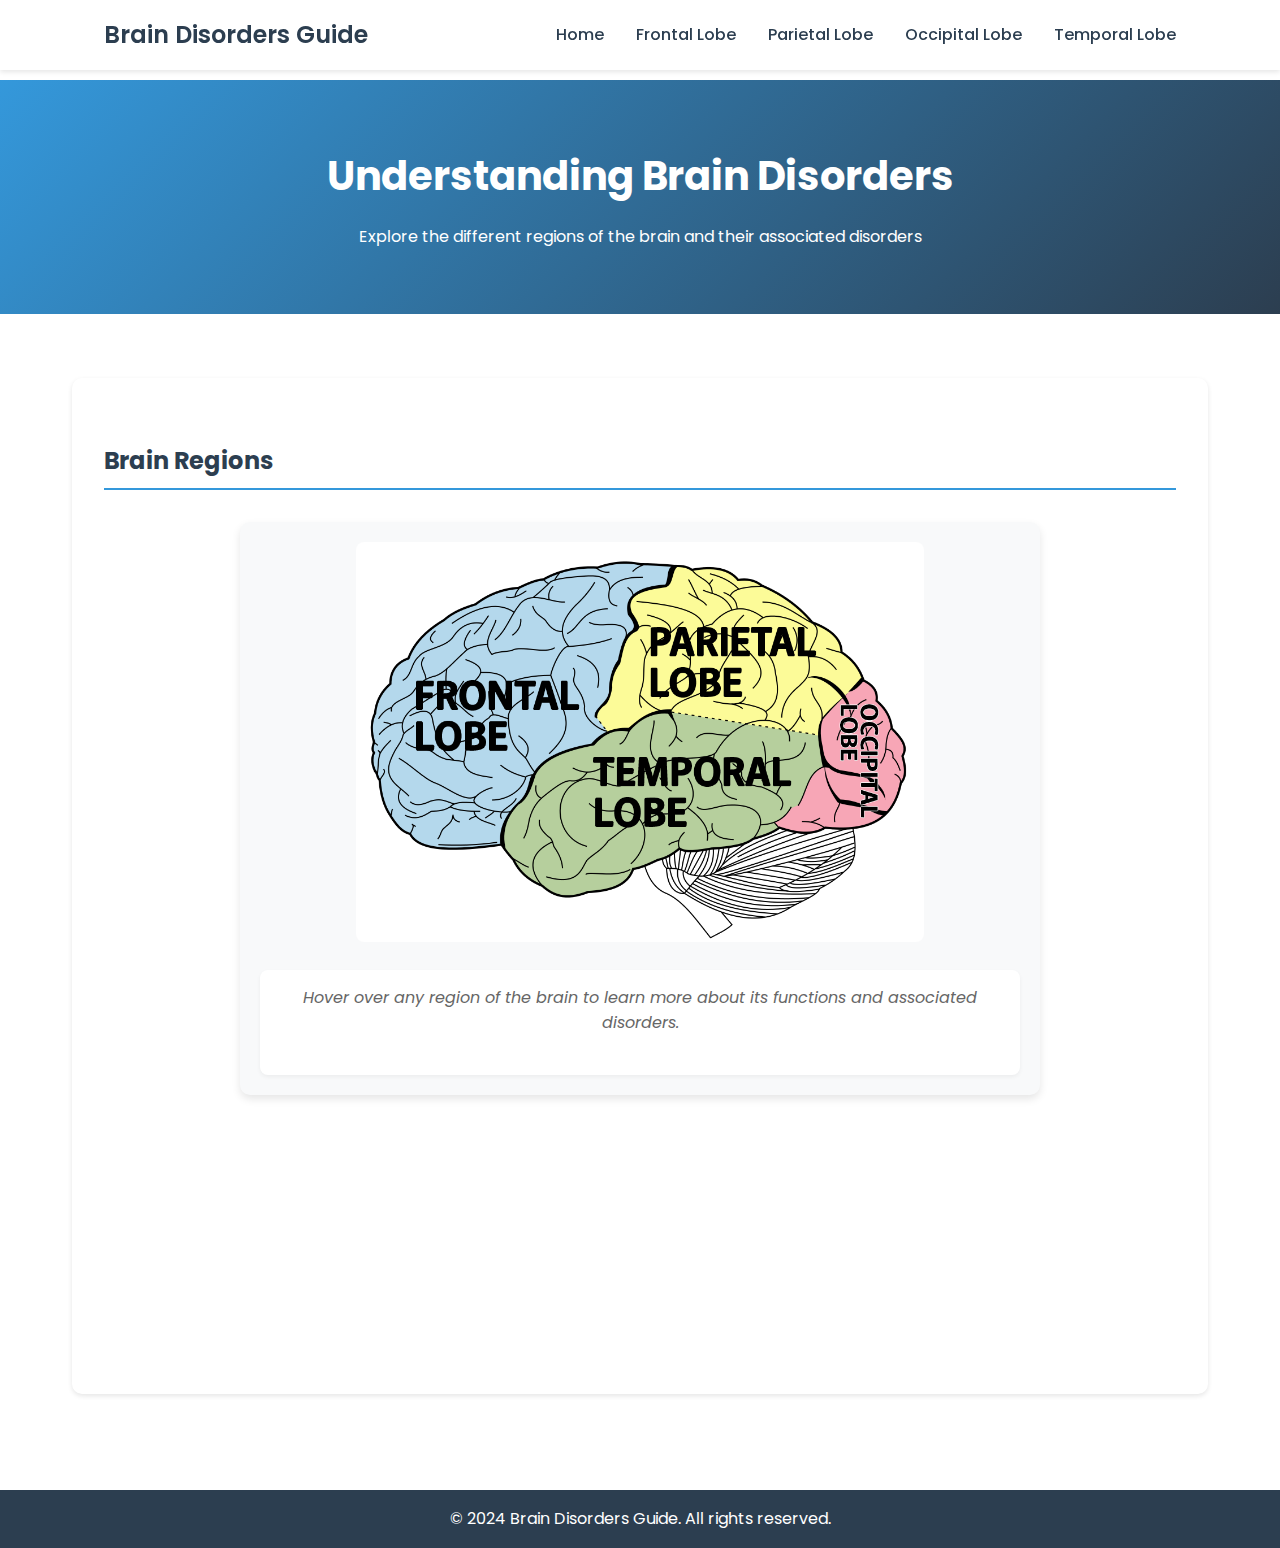
<file: index.html>
<!DOCTYPE html>
<html lang="en">
<head>
    <meta charset="UTF-8">
    <meta name="viewport" content="width=device-width, initial-scale=1.0">
    <title>Brain Disorders Guide</title>
    <link rel="stylesheet" href="styles.css">
    <link href="https://fonts.googleapis.com/css2?family=Poppins:wght@300;400;500;600&display=swap" rel="stylesheet">
</head>
<body>
    <header>
        <nav>
            <div class="logo">Brain Disorders Guide</div>
            <ul class="nav-links">
                <li><a href="index.html">Home</a></li>
                <li><a href="frontal.html">Frontal Lobe</a></li>
                <li><a href="parietal.html">Parietal Lobe</a></li>
                <li><a href="occipital.html">Occipital Lobe</a></li>
                <li><a href="temporal.html">Temporal Lobe</a></li>
            </ul>
        </nav>
    </header>

    <main>
        <section class="hero fade-in">
            <h1>Understanding Brain Disorders</h1>
            <p>Explore the different regions of the brain and their associated disorders</p>
        </section>

        <section class="content">
            <div class="container">
                <div class="info-section fade-in" id="brain-regions">
                    <h2>Brain Regions</h2>
                    <div class="brain-container">
                        <img src="images/brain.png" alt="Human Brain Lobes" class="brain-image" usemap="#brainmap">
                        <map name="brainmap">
                            <area target="" alt="Frontal Lobe" title="Frontal Lobe" href="frontal.html" coords="33,144,316,29,273,20,201,31,114,64,62,100,42,125,274,59,84,307,56,295,32,274,22,232,15,189,39,126,38,129,314,30,275,56,277,84,245,192,186,222,164,262,140,301,99,307,62,302" shape="poly">
                            <area target="" alt="Parietal Lobe" title="Parietal Lobe" href="parietal.html" coords="325,26,364,29,425,51,459,82,480,95,503,130,459,192,318,169,270,185,250,185,275,89,278,55" shape="poly">
                            <area target="" alt="Temporal Lobe" title="Temporal Lobe" href="temporal.html" coords="276,184,316,168,465,192,471,219,444,262,424,279,395,300,323,307,281,327,258,346,213,354,184,345,143,303,179,230,212,207" shape="poly">
                            <area target="" alt="Occipital Lobe" title="Occipital Lobe" href="occipital.html" coords="509,225,509,194,536,186,548,201,545,229,539,264,511,283,472,286,439,289,420,282,470,225,466,183,485,155,510,137,524,162,536,182" shape="poly">
                        </map>
                        <div class="lobe-info">
                            <p>Hover over any region of the brain to learn more about its functions and associated disorders.</p>
                        </div>
                    </div>
                </div>

                <div class="info-section fade-in" id="about">
                    <h2>About Our Guide</h2>
                    <div class="info-card slide-in-right">
                        <p>Our comprehensive guide provides detailed information about various brain disorders, their symptoms, and treatment options. We aim to help individuals and families better understand these conditions and find appropriate support.</p>
                    </div>
                </div>
            </div>
        </section>
    </main>

    <footer>
        <p>&copy; 2024 Brain Disorders Guide. All rights reserved.</p>
    </footer>

    <script src="script.js"></script>
</body>
</html>
</file>
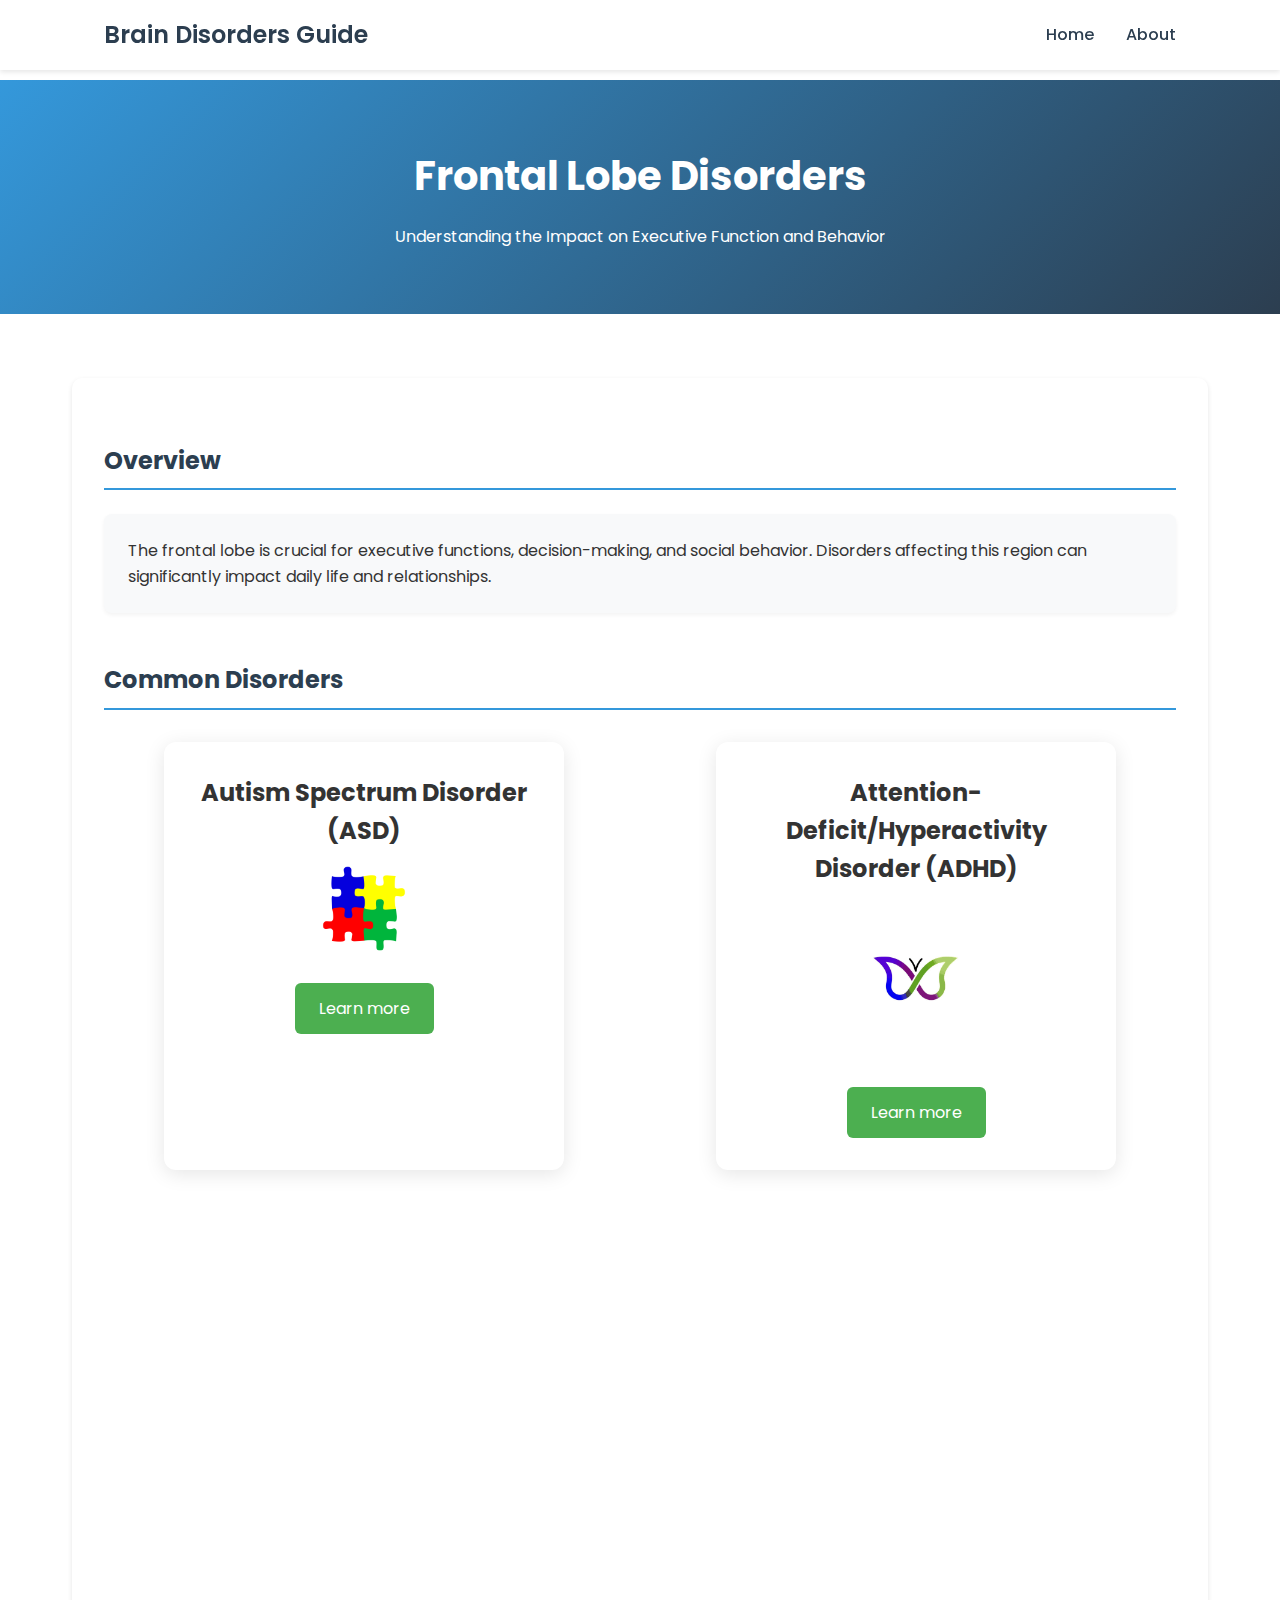
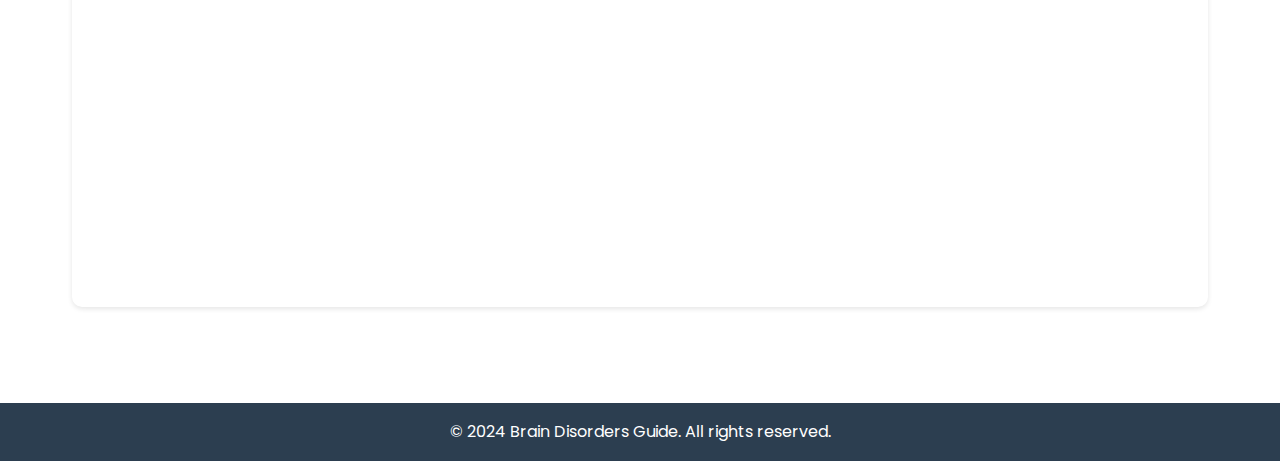
<file: frontal.html>
<!DOCTYPE html>
<html lang="en">
<head>
    <meta charset="UTF-8">
    <meta name="viewport" content="width=device-width, initial-scale=1.0">
    <title>Frontal Lobe - Brain Disorders Guide</title>
    <link rel="stylesheet" href="styles.css">
    <link href="https://fonts.googleapis.com/css2?family=Poppins:wght@300;400;500;600&display=swap" rel="stylesheet">
</head>
<body>
    <header>
        <nav>
            <div class="logo">Brain Disorders Guide</div>
            <ul class="nav-links">
                <li><a href="index.html">Home</a></li>
                <li><a href="#about">About</a></li>
            </ul>
        </nav>
    </header>

    <main>
        <section class="hero fade-in">
            <h1>Frontal Lobe Disorders</h1>
            <p>Understanding the Impact on Executive Function and Behavior</p>
        </section>

        <section class="content">
            <div class="container">
                <div class="info-section fade-in">
                    <h2>Overview</h2>
                    <div class="info-card slide-in-left">
                        <p>The frontal lobe is crucial for executive functions, decision-making, and social behavior. Disorders affecting this region can significantly impact daily life and relationships.</p>
                    </div>
                </div>

                <div class="info-section fade-in">
                    <h2>Common Disorders</h2>
                    <div class="disorders-grid">
                        <div class="disorder-card slide-in-right">
                            <h3>Autism Spectrum Disorder (ASD)</h3>
                            <img src="images/Autism-Logo.png" alt="Autism Logo" class="disorder-logo">
                            <a href="asd.html" class="learn-more">Learn more</a>
                        </div>
                        <div class="disorder-card slide-in-right">
                            <h3>Attention-Deficit/Hyperactivity Disorder (ADHD)</h3>
                            <img src="images/ADHD-Logo.png" alt="ADHD Logo" class="disorder-logo">
                            <a href="adhd.html" class="learn-more">Learn more</a>
                        </div>
                    </div>
                </div>

                <div class="info-section fade-in">
                    <h2>Key Functions Affected</h2>
                    <div class="info-grid">
                        <div class="info-card slide-in-left delay-1">
                            <h3>Executive Function</h3>
                            <ul>
                                <li>Planning and organization</li>
                                <li>Time management</li>
                                <li>Task initiation</li>
                            </ul>
                        </div>
                        <div class="info-card slide-in-left delay-2">
                            <h3>Social Behavior</h3>
                            <ul>
                                <li>Emotional regulation</li>
                                <li>Social judgment</li>
                                <li>Impulse control</li>
                            </ul>
                        </div>
                        <div class="info-card slide-in-left delay-3">
                            <h3>Decision Making</h3>
                            <ul>
                                <li>Risk assessment</li>
                                <li>Problem-solving</li>
                                <li>Goal-directed behavior</li>
                            </ul>
                        </div>
                    </div>
                </div>

                <div class="info-section fade-in">
                    <h2>Treatment Approaches</h2>
                    <div class="info-grid">
                        <div class="info-card slide-in-right delay-1">
                            <h3>Behavioral Therapy</h3>
                            <ul>
                                <li>Cognitive Behavioral Therapy (CBT)</li>
                                <li>Social skills training</li>
                                <li>Executive function coaching</li>
                            </ul>
                        </div>
                        <div class="info-card slide-in-right delay-2">
                            <h3>Medication</h3>
                            <ul>
                                <li>Stimulants for attention</li>
                                <li>Antidepressants for mood</li>
                                <li>Anti-anxiety medications</li>
                            </ul>
                        </div>
                        <div class="info-card slide-in-right delay-3">
                            <h3>Support Services</h3>
                            <ul>
                                <li>Occupational therapy</li>
                                <li>Speech therapy</li>
                                <li>Educational support</li>
                            </ul>
                        </div>
                    </div>
                </div>
            </div>
        </section>
    </main>

    <footer>
        <p>&copy; 2024 Brain Disorders Guide. All rights reserved.</p>
    </footer>

    <script src="script.js"></script>
</body>
</html>
</file>
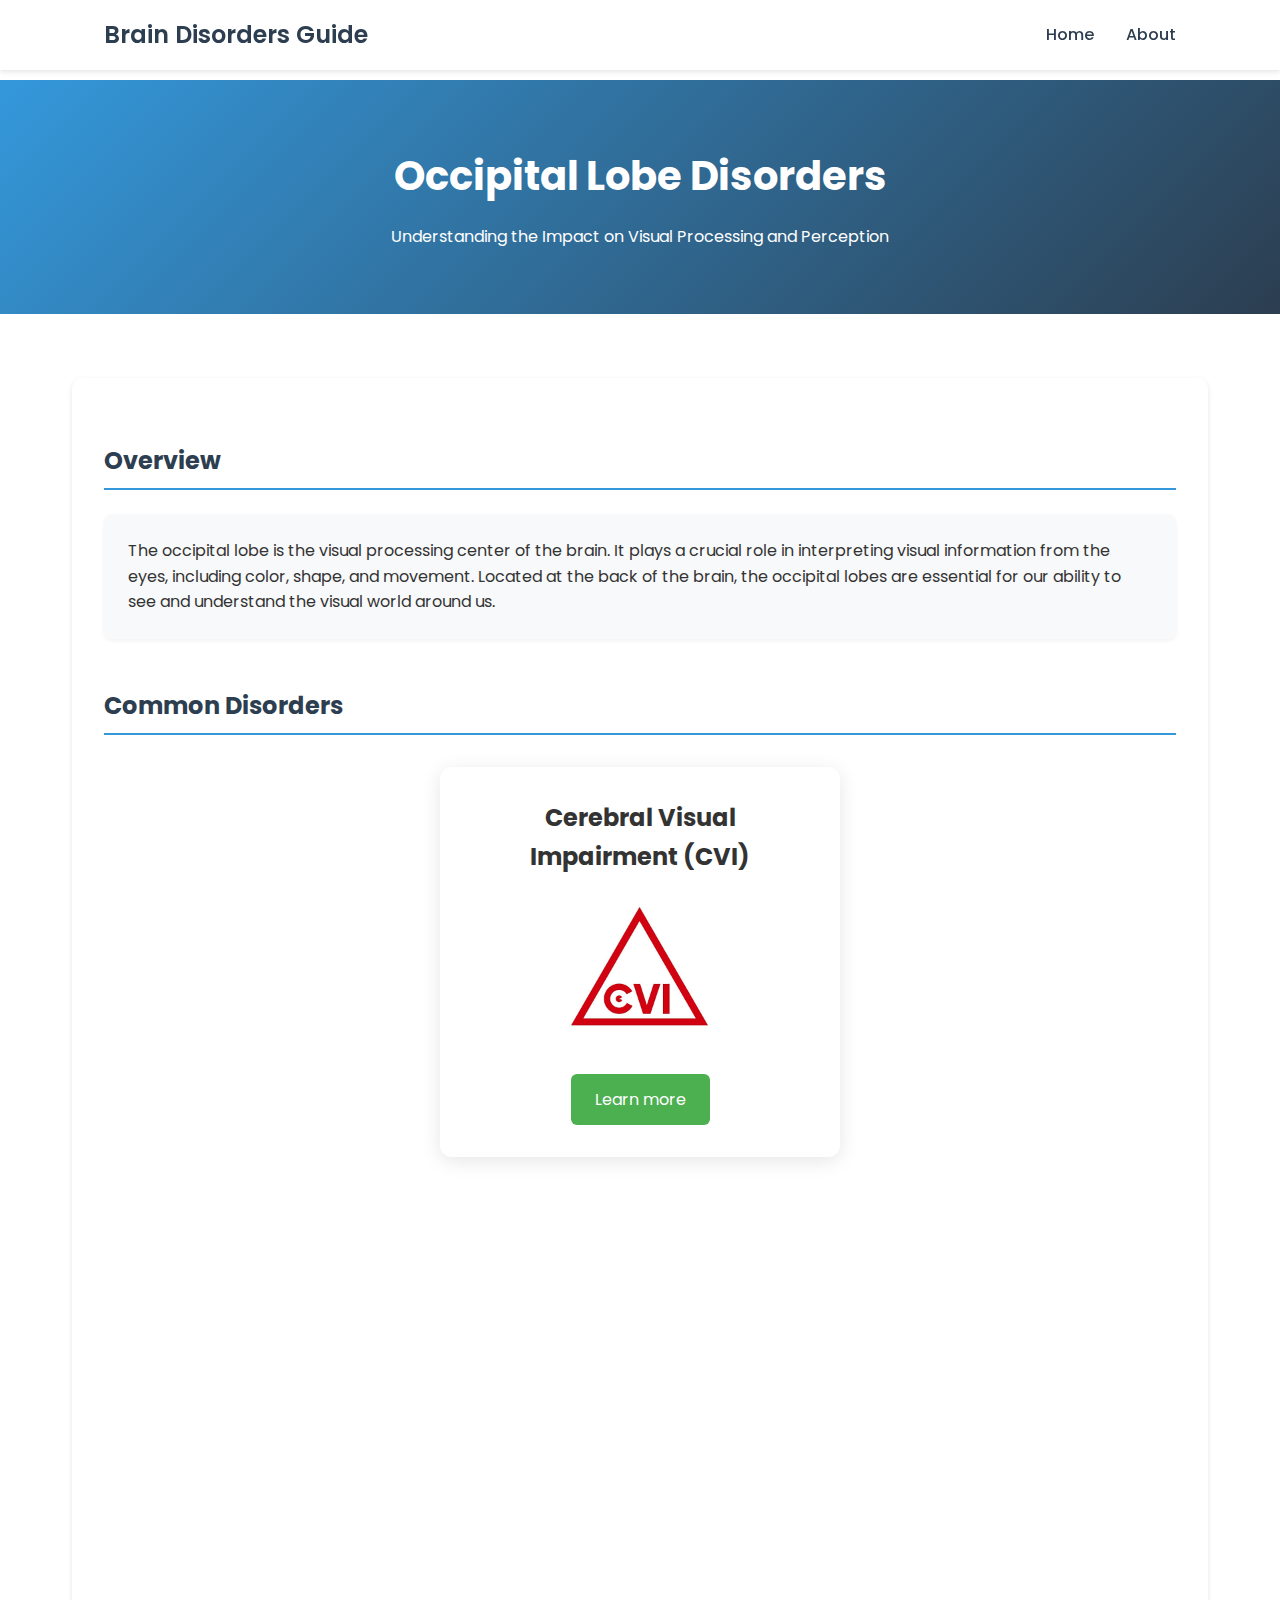
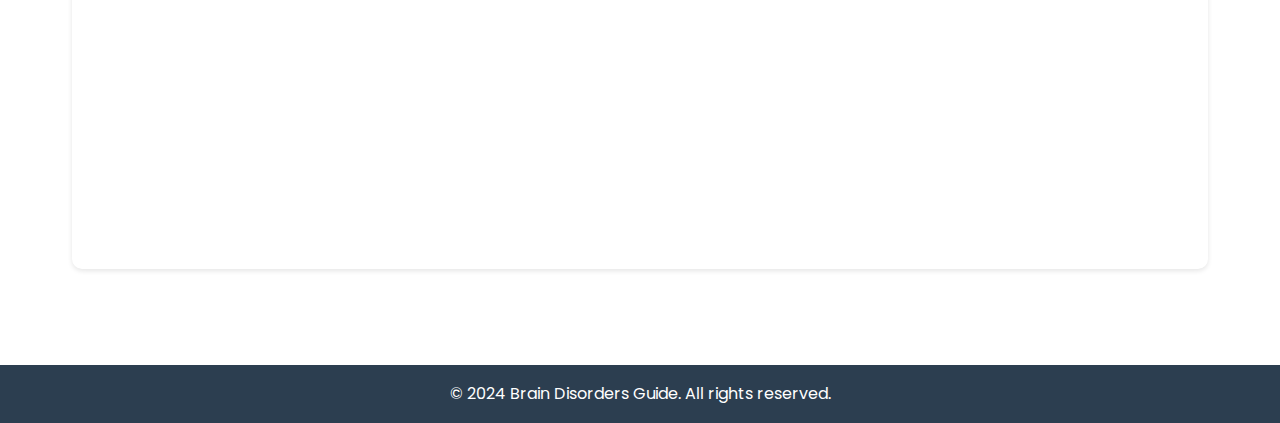
<file: occipital.html>
<!DOCTYPE html>
<html lang="en">
<head>
    <meta charset="UTF-8">
    <meta name="viewport" content="width=device-width, initial-scale=1.0">
    <title>Occipital Lobe - Brain Disorders Guide</title>
    <link rel="stylesheet" href="styles.css">
    <link href="https://fonts.googleapis.com/css2?family=Poppins:wght@300;400;500;600&display=swap" rel="stylesheet">
</head>
<body>
    <header>
        <nav>
            <div class="logo">Brain Disorders Guide</div>
            <ul class="nav-links">
                <li><a href="index.html">Home</a></li>
                <li><a href="#about">About</a></li>
            </ul>
        </nav>
    </header>

    <main>
        <section class="hero fade-in">
            <h1>Occipital Lobe Disorders</h1>
            <p>Understanding the Impact on Visual Processing and Perception</p>
        </section>

        <section class="content">
            <div class="container">
                <div class="info-section fade-in">
                    <h2>Overview</h2>
                    <div class="info-card slide-in-left">
                        <p>The occipital lobe is the visual processing center of the brain. It plays a crucial role in interpreting visual information from the eyes, including color, shape, and movement. Located at the back of the brain, the occipital lobes are essential for our ability to see and understand the visual world around us.</p>
                    </div>
                </div>

                <div class="info-section fade-in">
                    <h2>Common Disorders</h2>
                    <div class="disorders-grid">
                        <div class="disorder-card slide-in-right">
                            <h3>Cerebral Visual Impairment (CVI)</h3>
                            <img src="images/CVI-Logo.png" alt="CVI Logo" class="disorder-logo">
                            <a href="cvi.html" class="learn-more">Learn more</a>
                        </div>
                    </div>
                </div>

                <div class="info-section fade-in">
                    <h2>Key Functions Affected</h2>
                    <div class="info-grid">
                        <div class="info-card slide-in-left delay-1">
                            <h3>Visual Processing</h3>
                            <ul>
                                <li>Color perception</li>
                                <li>Shape recognition</li>
                                <li>Motion detection</li>
                            </ul>
                        </div>
                        <div class="info-card slide-in-left delay-2">
                            <h3>Visual Memory</h3>
                            <ul>
                                <li>Object recognition</li>
                                <li>Face recognition</li>
                                <li>Visual memory storage</li>
                            </ul>
                        </div>
                        <div class="info-card slide-in-left delay-3">
                            <h3>Visual Integration</h3>
                            <ul>
                                <li>Depth perception</li>
                                <li>Visual-spatial processing</li>
                                <li>Visual attention</li>
                            </ul>
                        </div>
                    </div>
                </div>

                <div class="info-section fade-in">
                    <h2>Treatment Approaches</h2>
                    <div class="info-grid">
                        <div class="info-card slide-in-right delay-1">
                            <h3>Medical Interventions</h3>
                            <ul>
                                <li>Medication management</li>
                                <li>Surgical options</li>
                                <li>Vision therapy</li>
                            </ul>
                        </div>
                        <div class="info-card slide-in-right delay-2">
                            <h3>Therapeutic Support</h3>
                            <ul>
                                <li>Visual rehabilitation</li>
                                <li>Occupational therapy</li>
                                <li>Behavioral therapy</li>
                            </ul>
                        </div>
                        <div class="info-card slide-in-right delay-3">
                            <h3>Support Services</h3>
                            <ul>
                                <li>Regular vision assessments</li>
                                <li>Environmental modifications</li>
                                <li>Educational support</li>
                            </ul>
                        </div>
                    </div>
                </div>
            </div>
        </section>
    </main>

    <footer>
        <p>&copy; 2024 Brain Disorders Guide. All rights reserved.</p>
    </footer>

    <script src="script.js"></script>
</body>
</html>
</file>
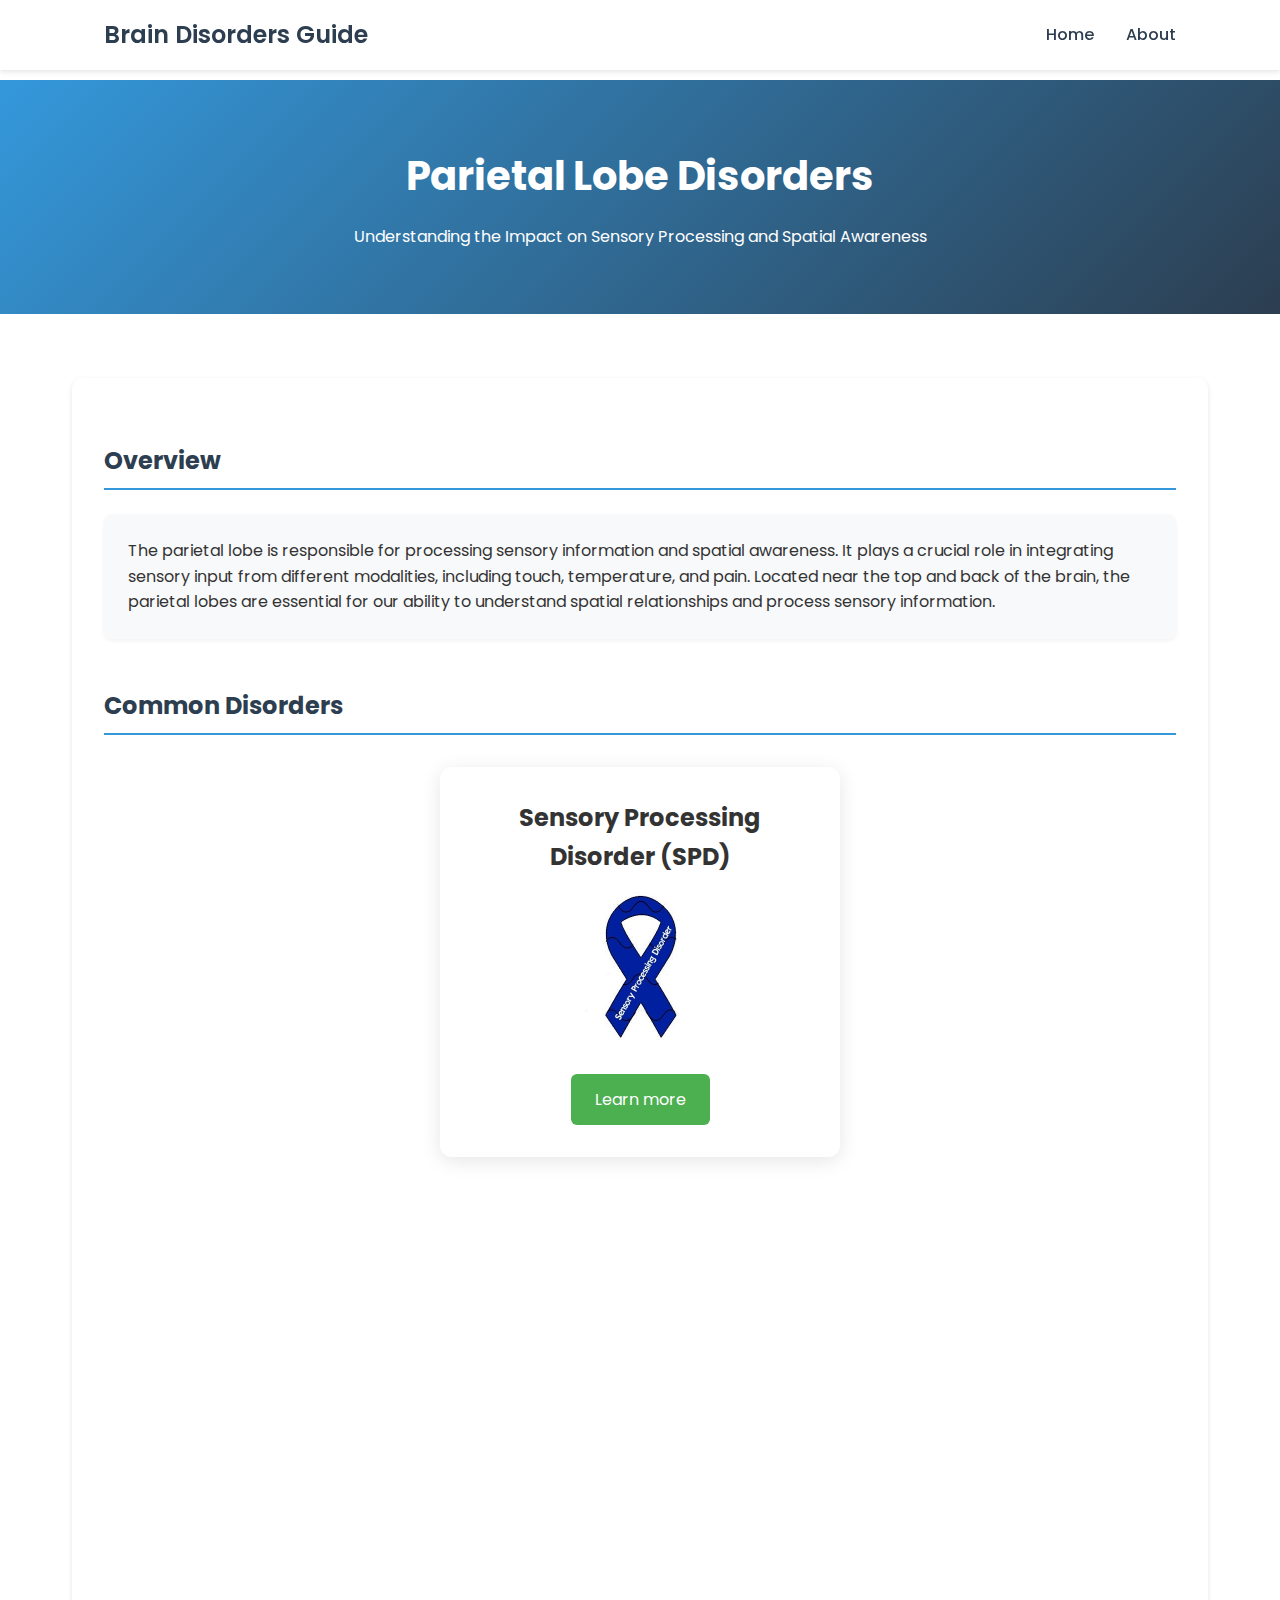
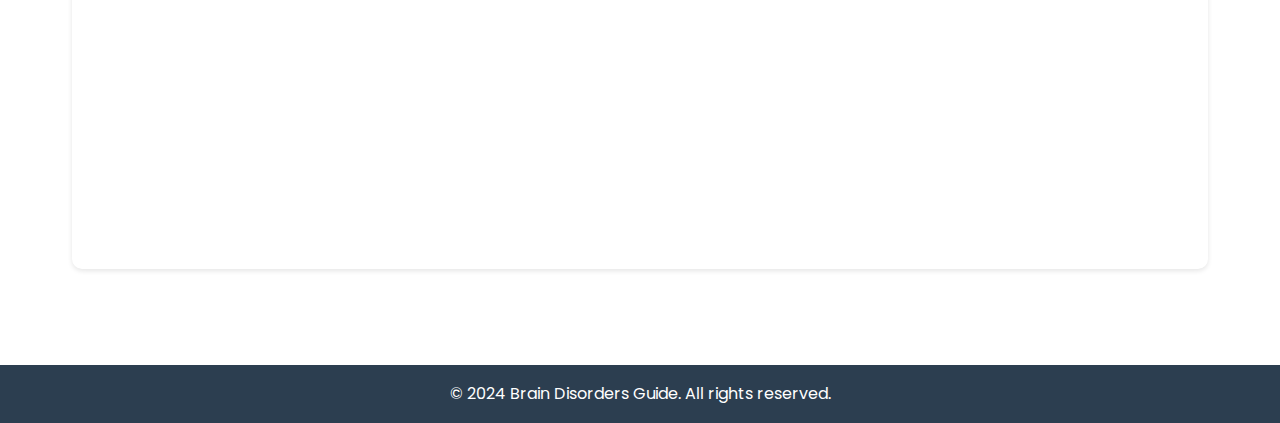
<file: parietal.html>
<!DOCTYPE html>
<html lang="en">
<head>
    <meta charset="UTF-8">
    <meta name="viewport" content="width=device-width, initial-scale=1.0">
    <title>Parietal Lobe - Brain Disorders Guide</title>
    <link rel="stylesheet" href="styles.css">
    <link href="https://fonts.googleapis.com/css2?family=Poppins:wght@300;400;500;600&display=swap" rel="stylesheet">
</head>
<body>
    <header>
        <nav>
            <div class="logo">Brain Disorders Guide</div>
            <ul class="nav-links">
                <li><a href="index.html">Home</a></li>
                <li><a href="#about">About</a></li>
            </ul>
        </nav>
    </header>

    <main>
        <section class="hero fade-in">
            <h1>Parietal Lobe Disorders</h1>
            <p>Understanding the Impact on Sensory Processing and Spatial Awareness</p>
        </section>

        <section class="content">
            <div class="container">
                <div class="info-section fade-in">
                    <h2>Overview</h2>
                    <div class="info-card slide-in-left">
                        <p>The parietal lobe is responsible for processing sensory information and spatial awareness. It plays a crucial role in integrating sensory input from different modalities, including touch, temperature, and pain. Located near the top and back of the brain, the parietal lobes are essential for our ability to understand spatial relationships and process sensory information.</p>
                    </div>
                </div>

                <div class="info-section fade-in">
                    <h2>Common Disorders</h2>
                    <div class="disorders-grid">
                        <div class="disorder-card slide-in-right">
                            <h3>Sensory Processing Disorder (SPD)</h3>
                            <img src="images/SPD-Logo.jpg" alt="SPD Logo" class="disorder-logo">
                            <a href="spd.html" class="learn-more">Learn more</a>
                        </div>
                    </div>
                </div>

                <div class="info-section fade-in">
                    <h2>Key Functions Affected</h2>
                    <div class="info-grid">
                        <div class="info-card slide-in-left delay-1">
                            <h3>Sensory Processing</h3>
                            <ul>
                                <li>Touch perception</li>
                                <li>Temperature awareness</li>
                                <li>Pain processing</li>
                            </ul>
                        </div>
                        <div class="info-card slide-in-left delay-2">
                            <h3>Spatial Awareness</h3>
                            <ul>
                                <li>Body awareness</li>
                                <li>Navigation skills</li>
                                <li>Depth perception</li>
                            </ul>
                        </div>
                        <div class="info-card slide-in-left delay-3">
                            <h3>Integration</h3>
                            <ul>
                                <li>Multisensory integration</li>
                                <li>Hand-eye coordination</li>
                                <li>Object manipulation</li>
                            </ul>
                        </div>
                    </div>
                </div>

                <div class="info-section fade-in">
                    <h2>Treatment Approaches</h2>
                    <div class="info-grid">
                        <div class="info-card slide-in-right delay-1">
                            <h3>Medical Interventions</h3>
                            <ul>
                                <li>Medication management</li>
                                <li>Surgical options</li>
                                <li>Sensory integration therapy</li>
                            </ul>
                        </div>
                        <div class="info-card slide-in-right delay-2">
                            <h3>Therapeutic Support</h3>
                            <ul>
                                <li>Occupational therapy</li>
                                <li>Physical therapy</li>
                                <li>Behavioral therapy</li>
                            </ul>
                        </div>
                        <div class="info-card slide-in-right delay-3">
                            <h3>Support Services</h3>
                            <ul>
                                <li>Regular assessments</li>
                                <li>Environmental adaptations</li>
                                <li>Educational support</li>
                            </ul>
                        </div>
                    </div>
                </div>
            </div>
        </section>
    </main>

    <footer>
        <p>&copy; 2024 Brain Disorders Guide. All rights reserved.</p>
    </footer>

    <script src="script.js"></script>
</body>
</html>
</file>
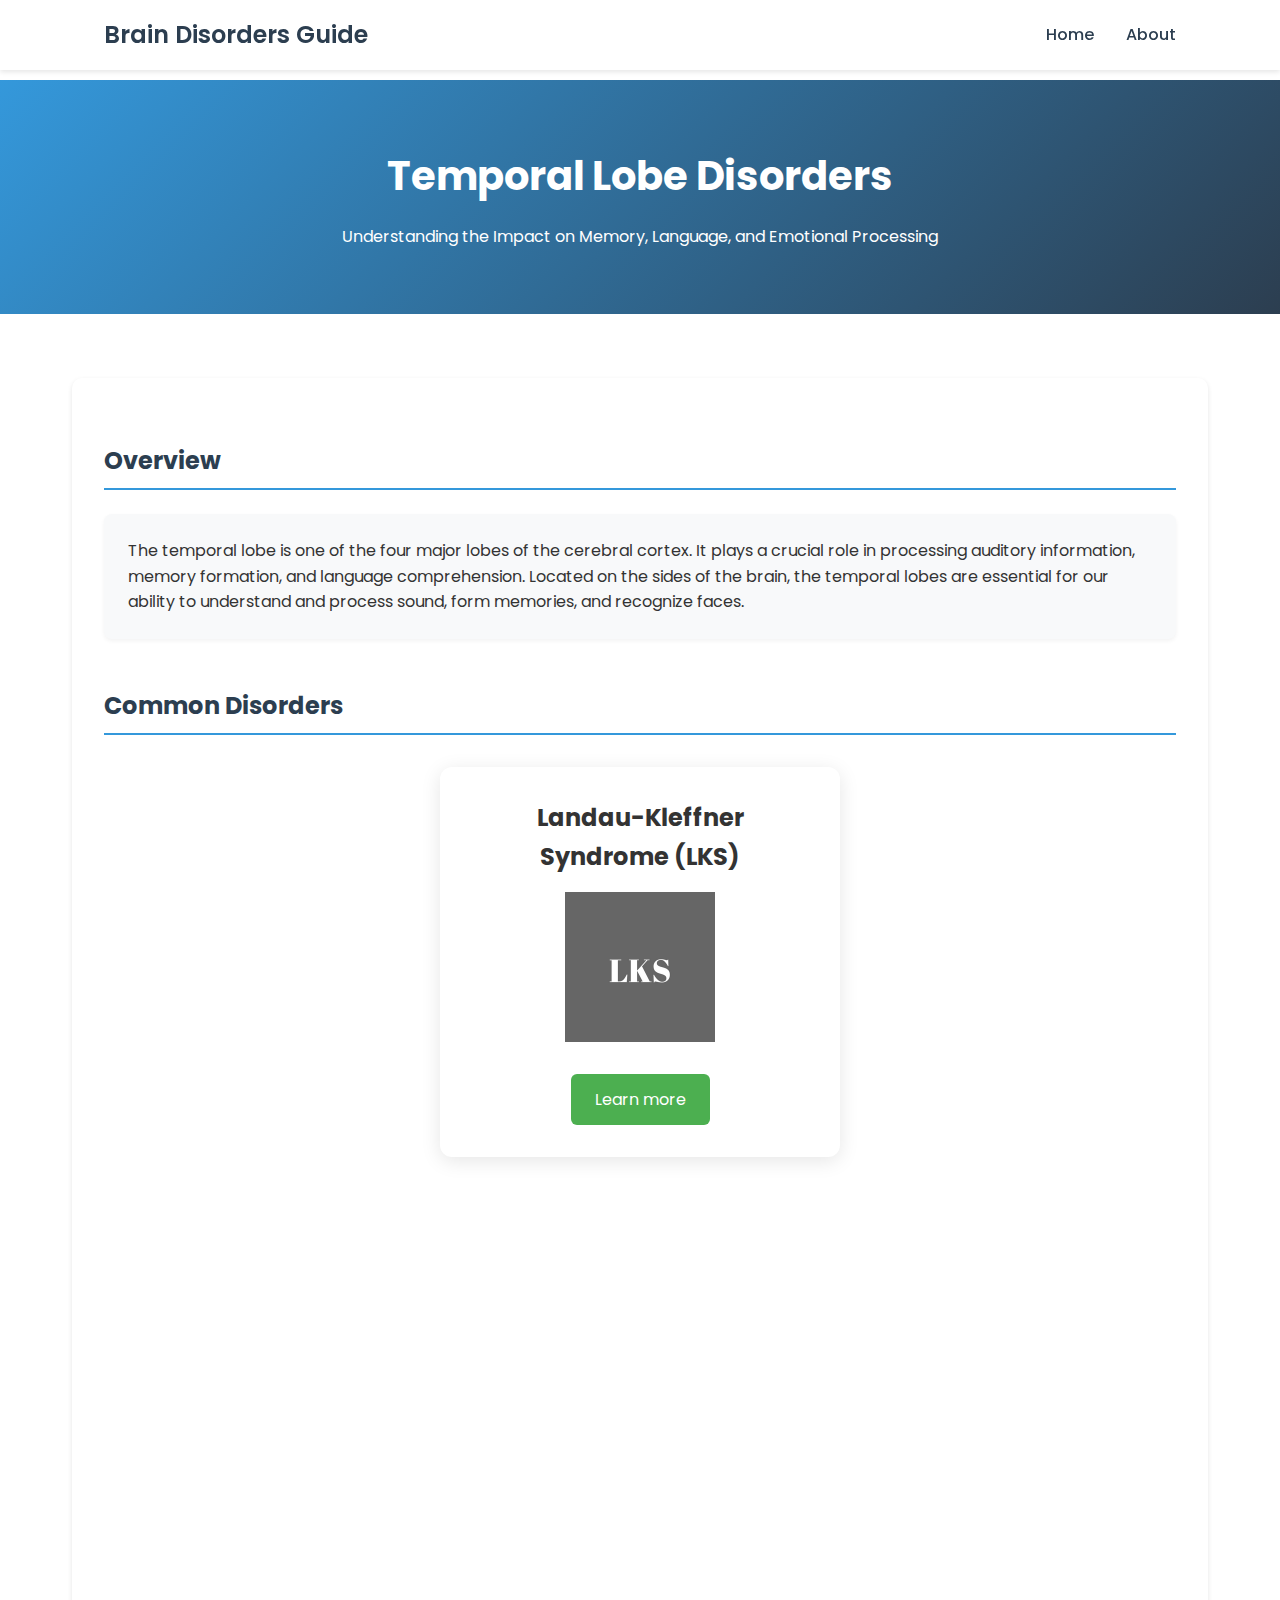
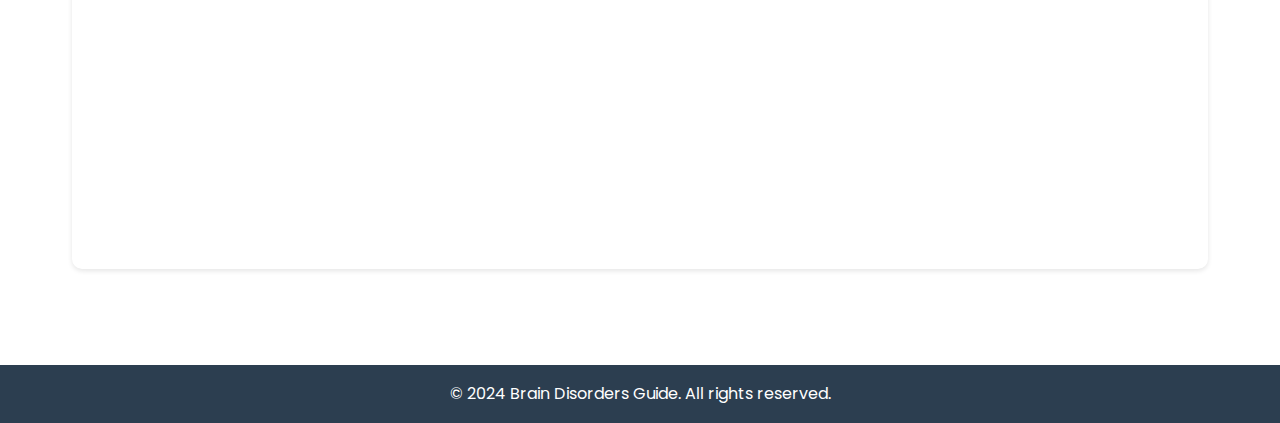
<file: temporal.html>
<!DOCTYPE html>
<html lang="en">
<head>
    <meta charset="UTF-8">
    <meta name="viewport" content="width=device-width, initial-scale=1.0">
    <title>Temporal Lobe - Brain Disorders Guide</title>
    <link rel="stylesheet" href="styles.css">
    <link href="https://fonts.googleapis.com/css2?family=Poppins:wght@300;400;500;600&display=swap" rel="stylesheet">
</head>
<body>
    <header>
        <nav>
            <div class="logo">Brain Disorders Guide</div>
            <ul class="nav-links">
                <li><a href="index.html">Home</a></li>
                <li><a href="#about">About</a></li>
            </ul>
        </nav>
    </header>

    <main>
        <section class="hero fade-in">
            <h1>Temporal Lobe Disorders</h1>
            <p>Understanding the Impact on Memory, Language, and Emotional Processing</p>
        </section>

        <section class="content">
            <div class="container">
                <div class="info-section fade-in">
                    <h2>Overview</h2>
                    <div class="info-card slide-in-left">
                        <p>The temporal lobe is one of the four major lobes of the cerebral cortex. It plays a crucial role in processing auditory information, memory formation, and language comprehension. Located on the sides of the brain, the temporal lobes are essential for our ability to understand and process sound, form memories, and recognize faces.</p>
                    </div>
                </div>

                <div class="info-section fade-in">
                    <h2>Common Disorders</h2>
                    <div class="disorders-grid">
                        <div class="disorder-card slide-in-right">
                            <h3>Landau-Kleffner Syndrome (LKS)</h3>
                            <img src="images/LKS-Logo.png" alt="LKS Logo" class="disorder-logo">
                            <a href="lks.html" class="learn-more">Learn more</a>
                        </div>
                    </div>
                </div>

                <div class="info-section fade-in">
                    <h2>Key Functions Affected</h2>
                    <div class="info-grid">
                        <div class="info-card slide-in-left delay-1">
                            <h3>Memory Processing</h3>
                            <ul>
                                <li>Memory formation</li>
                                <li>Memory retrieval</li>
                                <li>Long-term memory storage</li>
                            </ul>
                        </div>
                        <div class="info-card slide-in-left delay-2">
                            <h3>Language Functions</h3>
                            <ul>
                                <li>Language comprehension</li>
                                <li>Speech processing</li>
                                <li>Word recognition</li>
                            </ul>
                        </div>
                        <div class="info-card slide-in-left delay-3">
                            <h3>Sensory Processing</h3>
                            <ul>
                                <li>Auditory processing</li>
                                <li>Face recognition</li>
                                <li>Sound interpretation</li>
                            </ul>
                        </div>
                    </div>
                </div>

                <div class="info-section fade-in">
                    <h2>Treatment Approaches</h2>
                    <div class="info-grid">
                        <div class="info-card slide-in-right delay-1">
                            <h3>Medical Interventions</h3>
                            <ul>
                                <li>Medication management</li>
                                <li>Surgical options</li>
                                <li>Seizure control</li>
                            </ul>
                        </div>
                        <div class="info-card slide-in-right delay-2">
                            <h3>Therapeutic Support</h3>
                            <ul>
                                <li>Speech therapy</li>
                                <li>Memory rehabilitation</li>
                                <li>Behavioral therapy</li>
                            </ul>
                        </div>
                        <div class="info-card slide-in-right delay-3">
                            <h3>Support Services</h3>
                            <ul>
                                <li>Regular medical check-ups</li>
                                <li>Stress management</li>
                                <li>Educational support</li>
                            </ul>
                        </div>
                    </div>
                </div>
            </div>
        </section>
    </main>

    <footer>
        <p>&copy; 2024 Brain Disorders Guide. All rights reserved.</p>
    </footer>

    <script src="script.js"></script>
</body>
</html>
</file>
<file: styles.css>
* {
    margin: 0;
    padding: 0;
    box-sizing: border-box;
}

body {
    font-family: 'Poppins', sans-serif;
    line-height: 1.6;
    color: #333;
}

header {
    background-color: #fff;
    box-shadow: 0 2px 5px rgba(0,0,0,0.1);
    position: fixed;
    width: 100%;
    top: 0;
    z-index: 1000;
}

nav {
    display: flex;
    justify-content: space-between;
    align-items: center;
    padding: 1rem 5%;
    max-width: 1200px;
    margin: 0 auto;
}

.logo {
    font-size: 1.5rem;
    font-weight: 600;
    color: #2c3e50;
}

.nav-links {
    display: flex;
    list-style: none;
    gap: 2rem;
}

.nav-links a {
    text-decoration: none;
    color: #2c3e50;
    font-weight: 500;
    transition: color 0.3s ease;
}

.nav-links a:hover {
    color: #3498db;
}

main {
    margin-top: 80px;
}

.hero {
    background: linear-gradient(135deg, #3498db, #2c3e50);
    color: white;
    text-align: center;
    padding: 4rem 2rem;
}

.hero h1 {
    font-size: 2.5rem;
    margin-bottom: 1rem;
}

.brain-lobes {
    padding: 4rem 2rem;
    max-width: 1200px;
    margin: 0 auto;
}

.brain-lobes h2 {
    text-align: center;
    margin-bottom: 2rem;
    color: #2c3e50;
}

.brain-container {
    position: relative;
    max-width: 800px;
    margin: 2rem auto;
    text-align: center;
    padding: 20px;
    background-color: #f8f9fa;
    border-radius: 10px;
    box-shadow: 0 4px 8px rgba(0, 0, 0, 0.1);
}

.brain-image {
    max-width: 100%;
    height: auto;
    cursor: pointer;
    border-radius: 8px;
    transition: transform 0.3s ease;
}

.brain-image:hover {
    transform: scale(1.02);
}

area {
    cursor: pointer;
    outline: none;
}

area:hover {
    opacity: 0.7;
}

.lobe-info {
    margin-top: 20px;
    padding: 15px;
    background-color: #fff;
    border-radius: 8px;
    box-shadow: 0 2px 4px rgba(0, 0, 0, 0.05);
}

.lobe-info p {
    margin: 0;
    color: #666;
    font-style: italic;
}

.lobe-links {
    display: none;
}

.about, .contact {
    padding: 4rem 2rem;
    max-width: 800px;
    margin: 0 auto;
}

.about h2, .contact h2 {
    text-align: center;
    margin-bottom: 2rem;
    color: #2c3e50;
}

#contact-form {
    display: flex;
    flex-direction: column;
    gap: 1rem;
}

#contact-form input,
#contact-form textarea {
    padding: 0.8rem;
    border: 1px solid #ddd;
    border-radius: 5px;
    font-family: inherit;
}

#contact-form textarea {
    height: 150px;
    resize: vertical;
}

#contact-form button {
    background-color: #3498db;
    color: white;
    padding: 1rem;
    border: none;
    border-radius: 5px;
    cursor: pointer;
    font-weight: 500;
    transition: background-color 0.3s ease;
}

#contact-form button:hover {
    background-color: #2980b9;
}

footer {
    background-color: #2c3e50;
    color: white;
    text-align: center;
    padding: 1rem;
    margin-top: 2rem;
}

@media (max-width: 768px) {
    .nav-links {
        display: none;
    }
    
    .hero h1 {
        font-size: 2rem;
    }
    
    .lobe-links {
        position: static;
        flex-direction: column;
        gap: 1rem;
        margin-top: 2rem;
    }
}

/* Additional styles for specific pages */
.content {
    padding: 4rem 2rem;
    max-width: 1200px;
    margin: 0 auto;
}

.container {
    background-color: #fff;
    padding: 2rem;
    border-radius: 10px;
    box-shadow: 0 2px 5px rgba(0,0,0,0.1);
}

.container h2 {
    color: #2c3e50;
    margin: 2rem 0 1rem;
}

.container p {
    margin-bottom: 1.5rem;
}

.container ul {
    margin-left: 2rem;
    margin-bottom: 1.5rem;
}

.container li {
    margin-bottom: 0.5rem;
}

.disorders-grid {
    display: grid;
    grid-template-columns: repeat(auto-fit, minmax(300px, 1fr));
    gap: 2rem;
    margin: 2rem 0;
    justify-content: center;
}

.disorder-card {
    background: white;
    padding: 2rem;
    border-radius: 12px;
    box-shadow: 0 4px 20px rgba(0,0,0,0.1);
    transition: transform 0.3s ease, box-shadow 0.3s ease;
    width: 100%;
    max-width: 400px;
    margin: 0 auto;
    text-align: center;
}

.disorder-card:hover {
    transform: translateY(-5px);
    box-shadow: 0 6px 25px rgba(0,0,0,0.15);
}

.disorder-card h3 {
    color: #333;
    margin-bottom: 1rem;
    font-size: 1.5rem;
}

.disorder-logo {
    width: 100%;
    max-width: 150px;
    height: auto;
    margin: 1rem auto;
    display: block;
}

.disorder-card p {
    margin-bottom: 1rem;
    font-size: 0.9rem;
}

.disorder-card ul {
    margin-left: 1.5rem;
    margin-bottom: 0;
}

.disorder-card li {
    margin-bottom: 0.3rem;
    font-size: 0.9rem;
}

@media (max-width: 768px) {
    .container {
        padding: 1rem;
    }
    
    .disorders-grid {
        grid-template-columns: 1fr;
    }
    
    .disorder-card {
        max-width: 100%;
    }
}

.tooltip {
    position: fixed;
    background-color: rgba(52, 152, 219, 0.9);
    color: white;
    padding: 0.5rem 1rem;
    border-radius: 5px;
    font-size: 0.9rem;
    pointer-events: none;
    z-index: 1000;
    box-shadow: 0 2px 4px rgba(0,0,0,0.2);
    transition: opacity 0.3s ease;
}

.learn-more {
    display: inline-block;
    margin-top: 1rem;
    padding: 0.8rem 1.5rem;
    background-color: #4CAF50;
    color: white;
    text-decoration: none;
    border-radius: 6px;
    transition: background-color 0.3s ease;
}

.learn-more:hover {
    background-color: #45a049;
}

.characteristics-grid,
.treatment-grid {
    display: grid;
    grid-template-columns: repeat(auto-fit, minmax(250px, 1fr));
    gap: 2rem;
    margin: 2rem 0;
}

.characteristic-card,
.treatment-card {
    background-color: #f8f9fa;
    padding: 1.5rem;
    border-radius: 8px;
    box-shadow: 0 2px 4px rgba(0,0,0,0.05);
    transition: transform 0.3s ease;
}

.characteristic-card:hover,
.treatment-card:hover {
    transform: translateY(-5px);
}

.characteristic-card h3,
.treatment-card h3 {
    color: #3498db;
    margin-bottom: 1rem;
}

.resources {
    background-color: #f8f9fa;
    padding: 1.5rem;
    border-radius: 8px;
    margin-top: 2rem;
}

.resources ul {
    list-style: none;
    padding: 0;
}

.resources li {
    margin: 0.5rem 0;
}

.resources a {
    color: #3498db;
    text-decoration: none;
    transition: color 0.3s ease;
}

.resources a:hover {
    color: #2980b9;
}

.info-section {
    margin-bottom: 3rem;
}

.info-section h2 {
    color: #2c3e50;
    margin-bottom: 1.5rem;
    padding-bottom: 0.5rem;
    border-bottom: 2px solid #3498db;
}

.info-grid {
    display: grid;
    grid-template-columns: repeat(auto-fit, minmax(300px, 1fr));
    gap: 1.5rem;
}

.info-card {
    background-color: #f8f9fa;
    padding: 1.5rem;
    border-radius: 8px;
    box-shadow: 0 2px 4px rgba(0,0,0,0.05);
    transition: transform 0.3s ease;
}

.info-card:hover {
    transform: translateY(-5px);
}

.info-card h3 {
    color: #3498db;
    margin-bottom: 1rem;
    font-size: 1.2rem;
}

.info-card ul {
    list-style: none;
    padding: 0;
    margin: 0;
}

.info-card li {
    margin-bottom: 0.5rem;
    padding-left: 1.5rem;
    position: relative;
}

.info-card li:before {
    content: "•";
    color: #3498db;
    position: absolute;
    left: 0;
}

.info-card p {
    margin: 0;
    line-height: 1.6;
}

@media (max-width: 768px) {
    .info-grid {
        grid-template-columns: 1fr;
    }
}

/* Scroll Animation Styles */
.fade-in {
    opacity: 0;
    transform: translateY(20px);
    transition: opacity 0.6s ease-out, transform 0.6s ease-out;
}

.fade-in.visible {
    opacity: 1;
    transform: translateY(0);
}

.slide-in-left {
    opacity: 0;
    transform: translateX(-50px);
    transition: opacity 0.6s ease-out, transform 0.6s ease-out;
}

.slide-in-left.visible {
    opacity: 1;
    transform: translateX(0);
}

.slide-in-right {
    opacity: 0;
    transform: translateX(50px);
    transition: opacity 0.6s ease-out, transform 0.6s ease-out;
}

.slide-in-right.visible {
    opacity: 1;
    transform: translateX(0);
}

/* Add animation delay for staggered effects */
.delay-1 { transition-delay: 0.2s; }
.delay-2 { transition-delay: 0.4s; }
.delay-3 { transition-delay: 0.6s; }

/* Quiz Popup Styles */
.quiz-popup {
    display: none;
    position: fixed;
    bottom: 20px;
    right: 20px;
    background: white;
    padding: 2rem;
    border-radius: 12px;
    box-shadow: 0 4px 20px rgba(0,0,0,0.15);
    max-width: 500px;
    z-index: 1000;
    animation: slideIn 0.5s ease-out;
}

.quiz-popup.visible {
    display: block;
}

.quiz-popup h3 {
    color: #2c3e50;
    margin-bottom: 1.5rem;
    font-size: 1.5rem;
}

.quiz-popup p {
    color: #666;
    margin-bottom: 1.5rem;
    line-height: 1.6;
}

.quiz-popup button {
    background: #3498db;
    color: white;
    border: none;
    padding: 0.8rem 1.5rem;
    border-radius: 6px;
    cursor: pointer;
    font-size: 1rem;
    transition: background 0.3s ease;
}

.quiz-popup button:hover {
    background: #2980b9;
}

.quiz-popup .close-btn {
    position: absolute;
    top: 1rem;
    right: 1rem;
    background: none;
    border: none;
    font-size: 1.5rem;
    cursor: pointer;
    color: #666;
    padding: 0.5rem;
}

.quiz-popup .close-btn:hover {
    color: #2c3e50;
}

@keyframes slideIn {
    from {
        transform: translateX(100%);
        opacity: 0;
    }
    to {
        transform: translateX(0);
        opacity: 1;
    }
}

/* Quiz Modal Styles */
.quiz-modal {
    display: none;
    position: fixed;
    top: 0;
    left: 0;
    width: 100%;
    height: 100%;
    background: rgba(0,0,0,0.5);
    z-index: 1001;
    animation: fadeIn 0.3s ease-out;
}

.quiz-modal.visible {
    display: block;
}

.quiz-content {
    position: relative;
    background: white;
    width: 90%;
    max-width: 600px;
    margin: 2rem auto;
    padding: 2rem;
    border-radius: 12px;
    box-shadow: 0 4px 20px rgba(0,0,0,0.15);
    animation: slideUp 0.5s ease-out;
}

.quiz-content h2 {
    color: #2c3e50;
    margin-bottom: 1.5rem;
    text-align: center;
}

.question {
    margin-bottom: 2rem;
    padding: 1rem;
    background: #f8f9fa;
    border-radius: 8px;
}

.question h3 {
    color: #2c3e50;
    margin-bottom: 1rem;
}

.options {
    display: grid;
    gap: 1rem;
}

.option {
    padding: 1rem;
    background: white;
    border: 2px solid #e9ecef;
    border-radius: 6px;
    cursor: pointer;
    transition: all 0.3s ease;
}

.option:hover {
    border-color: #3498db;
    background: #f8f9fa;
}

.option.selected {
    border-color: #3498db;
    background: #e3f2fd;
}

.option.correct {
    border-color: #2ecc71;
    background: #e8f5e9;
}

.option.incorrect {
    border-color: #e74c3c;
    background: #fde8e8;
}

.explanation {
    margin-top: 1rem;
    padding: 1rem;
    background: #f8f9fa;
    border-radius: 6px;
    display: none;
}

.explanation.visible {
    display: block;
}

.quiz-controls {
    display: flex;
    justify-content: space-between;
    margin-top: 2rem;
}

.quiz-controls button {
    padding: 0.8rem 1.5rem;
    border: none;
    border-radius: 6px;
    cursor: pointer;
    font-size: 1rem;
    transition: background 0.3s ease;
}

.next-btn {
    background: #3498db;
    color: white;
}

.next-btn:hover {
    background: #2980b9;
}

.next-btn:disabled {
    background: #bdc3c7;
    cursor: not-allowed;
}

@keyframes fadeIn {
    from { opacity: 0; }
    to { opacity: 1; }
}

@keyframes slideUp {
    from {
        transform: translateY(50px);
        opacity: 0;
    }
    to {
        transform: translateY(0);
        opacity: 1;
    }
}

.quiz-thank-you {
    display: none;
    text-align: center;
    margin: 20px 0;
    padding: 15px;
    background-color: #f8f9fa;
    border-radius: 8px;
    color: #333;
}

.quiz-close {
    display: none;
    margin: 20px auto;
    padding: 10px 20px;
    background-color: #4CAF50;
    color: white;
    border: none;
    border-radius: 4px;
    cursor: pointer;
    font-size: 16px;
    transition: background-color 0.3s;
}

.quiz-close:hover {
    background-color: #45a049;
}

.quiz-results {
    display: none;
    text-align: center;
    margin: 20px 0;
}

.quiz-results h3 {
    color: #333;
    margin-bottom: 10px;
}

.quiz-results p {
    font-size: 18px;
    color: #666;
}

/* Quick Navigation Styles */
.quick-nav {
    position: fixed;
    top: 80px;
    left: 0;
    width: 100%;
    background: white;
    box-shadow: 0 2px 5px rgba(0,0,0,0.1);
    z-index: 999;
    padding: 0.5rem 0;
}

.quick-nav-container {
    max-width: 1200px;
    margin: 0 auto;
    padding: 0 1rem;
}

.quick-nav-links {
    display: flex;
    justify-content: center;
    gap: 2rem;
    list-style: none;
    margin: 0;
    padding: 0;
}

.quick-nav-links a {
    color: #333;
    text-decoration: none;
    font-weight: 500;
    padding: 0.5rem 1rem;
    border-radius: 4px;
    transition: all 0.3s ease;
}

.quick-nav-links a:hover {
    background-color: #f0f0f0;
    color: #4CAF50;
}

@media (max-width: 768px) {
    .quick-nav {
        top: 60px;
    }
    
    .quick-nav-links {
        flex-wrap: wrap;
        gap: 1rem;
    }
    
    .quick-nav-links a {
        padding: 0.5rem;
        font-size: 0.9rem;
    }
}
</file>
